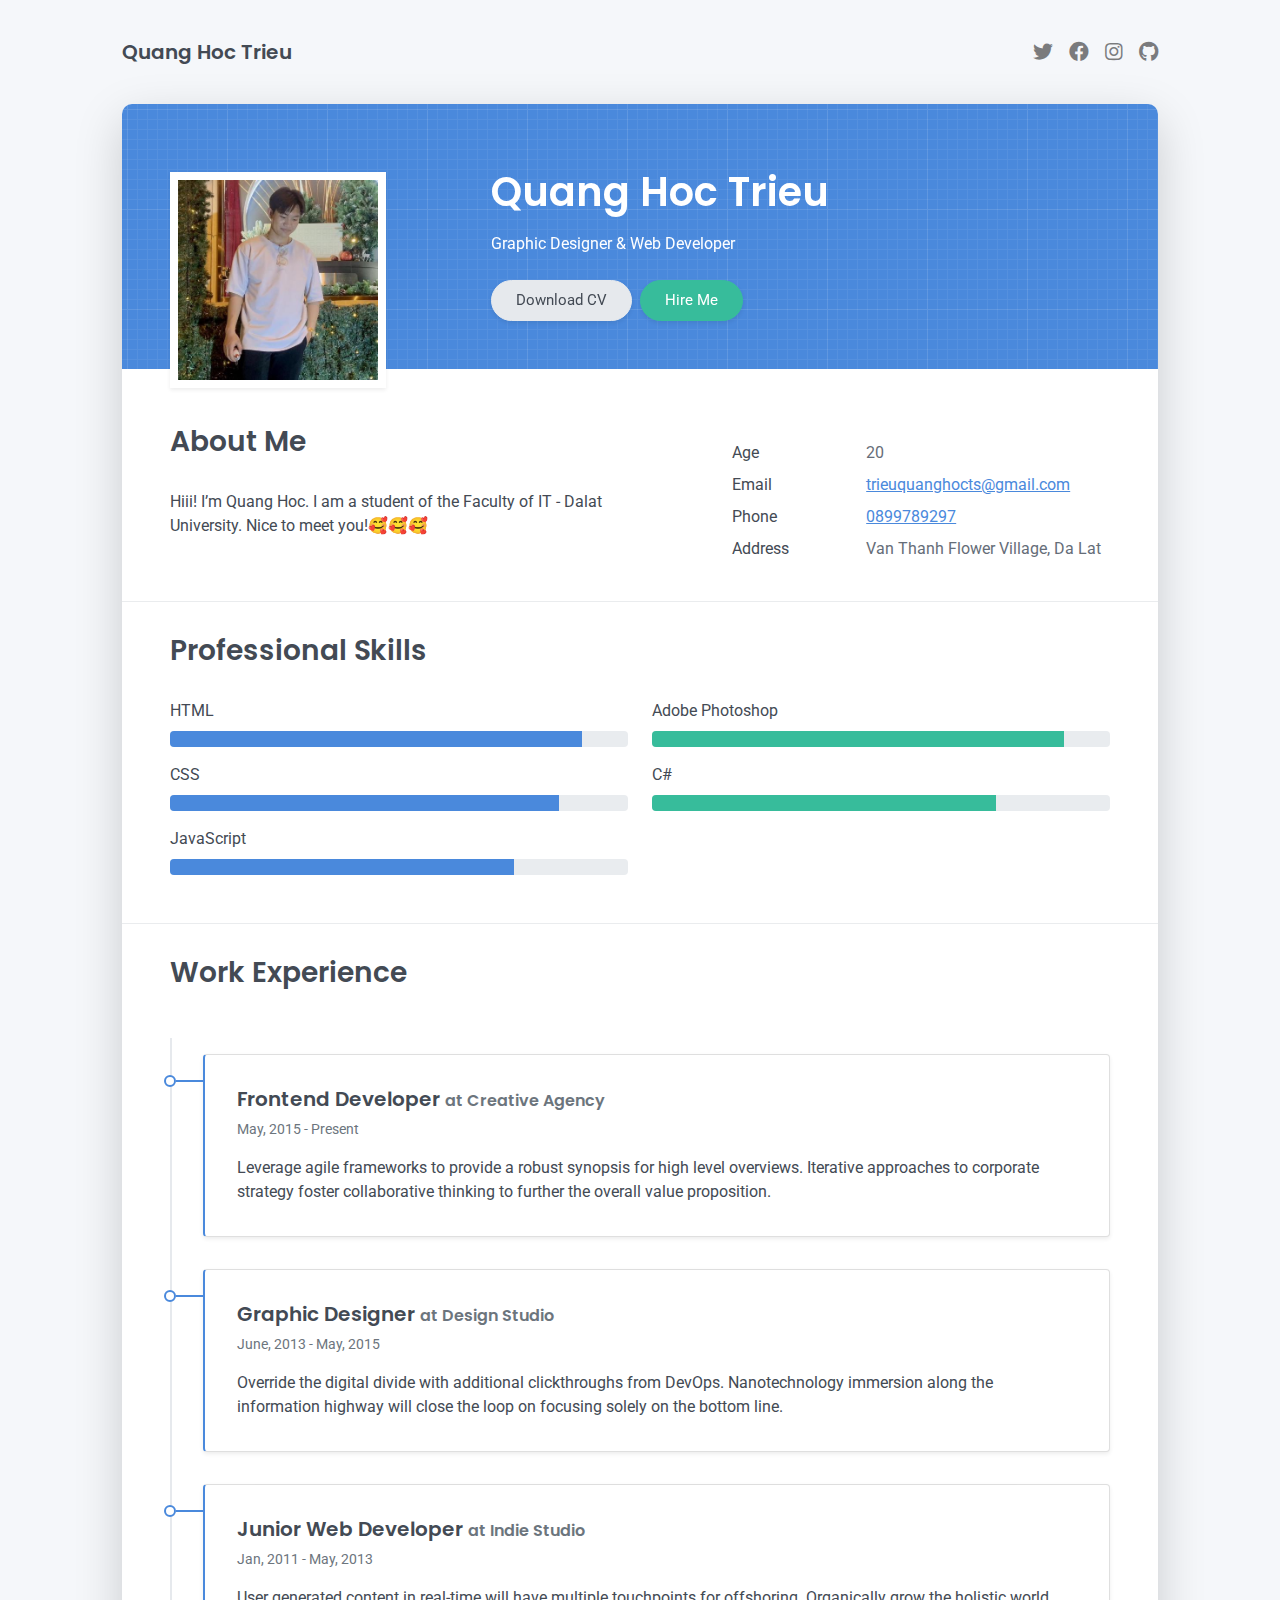
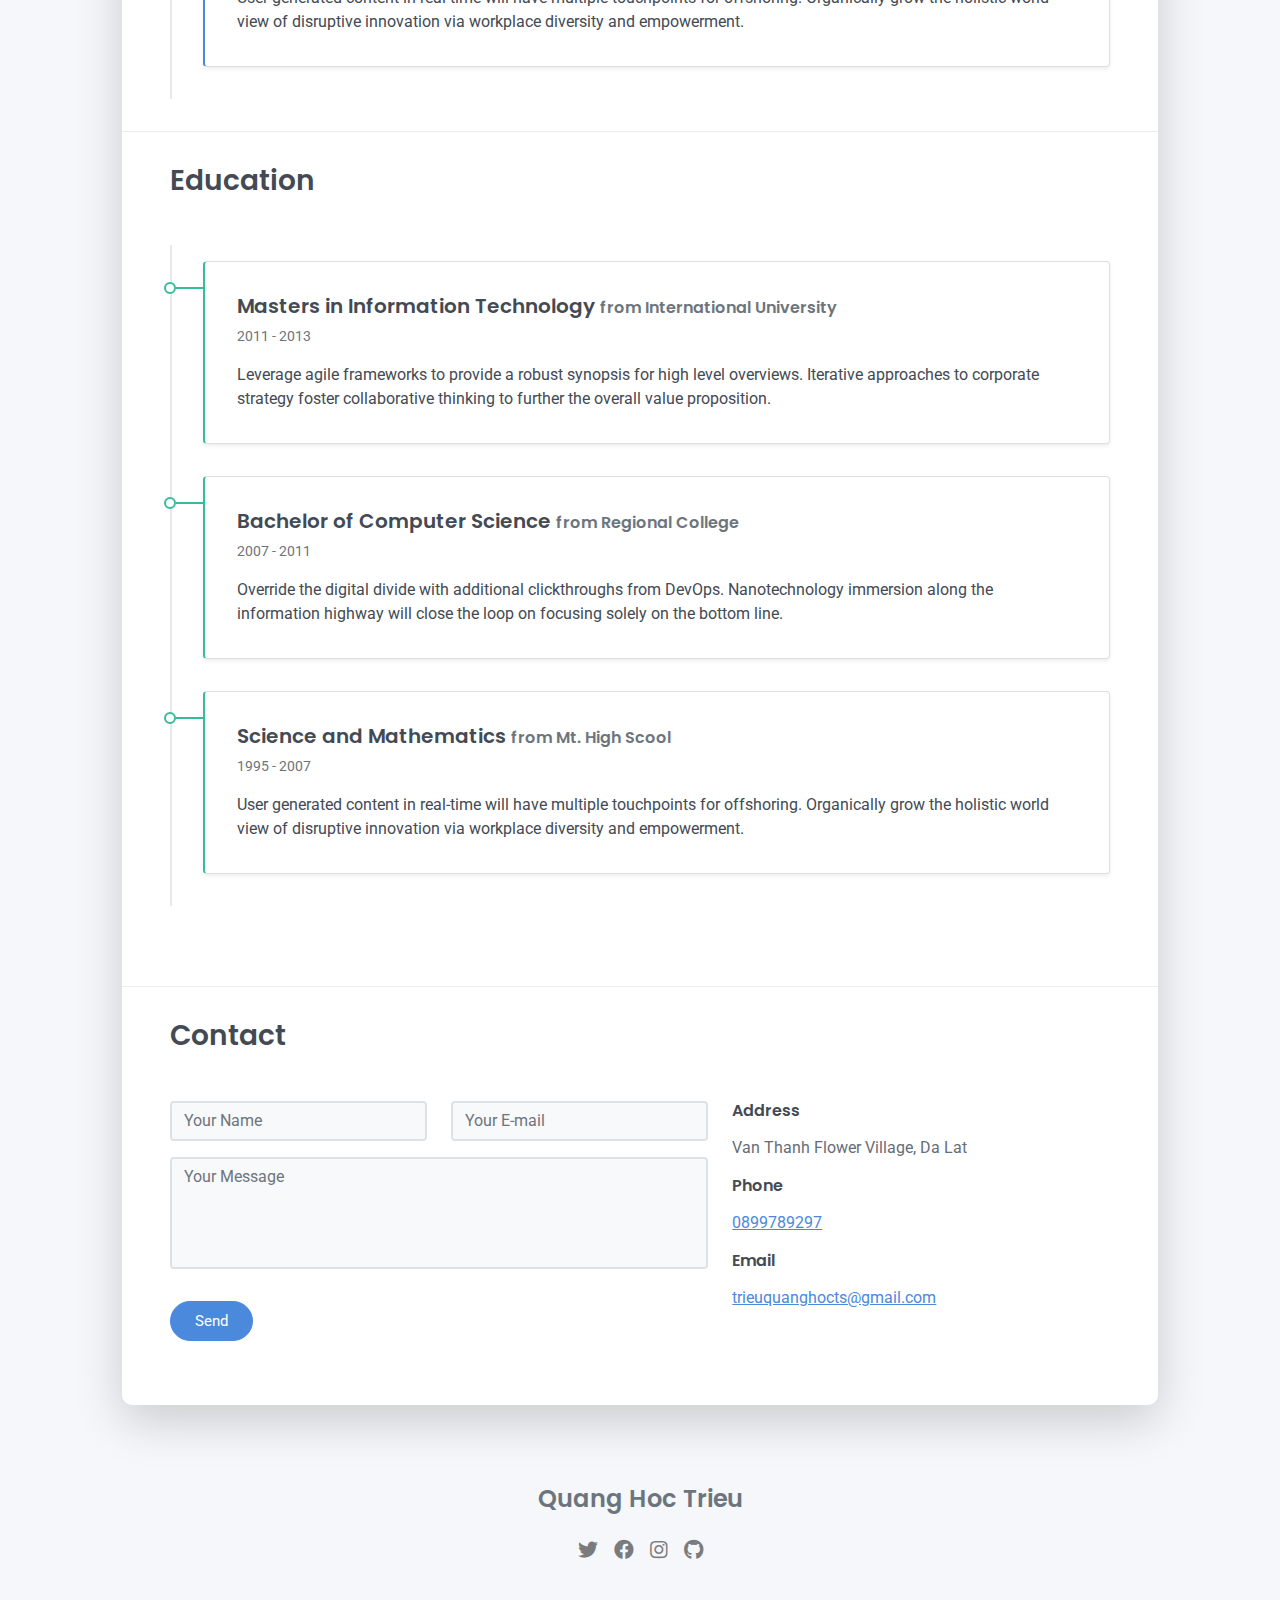
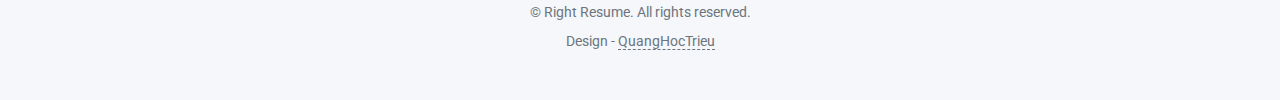
<file: index.html>
<!DOCTYPE html>
<html lang="en-US">
  <head>
    <meta charset="UTF-8">
    <meta http-equiv="X-UA-Compatible" content="IE=edge">
    <meta name="viewport" content="width=device-width, initial-scale=1">
    <title>Quang Hoc's CV</title>
    <link rel="preconnect" href="https://fonts.gstatic.com" crossorigin="crossorigin"/>
    <link rel="preload" as="style" href="https://fonts.googleapis.com/css2?family=Poppins:wght@600&amp;family=Roboto:wght@300;400;500;700&amp;display=swap"/>
    <link rel="stylesheet" href="https://fonts.googleapis.com/css2?family=Poppins:wght@600&amp;family=Roboto:wght@300;400;500;700&amp;display=swap" media="print" onload="this.media='all'"/>
    <noscript>
      <link rel="stylesheet" href="https://fonts.googleapis.com/css2?family=Poppins:wght@600&amp;family=Roboto:wght@300;400;500;700&amp;display=swap"/>
    </noscript>
    <link href="css/font-awesome/css/all.min.css?ver=1.2.0" rel="stylesheet">
    <link href="css/bootstrap.min.css?ver=1.2.0" rel="stylesheet">
    <link href="css/aos.css?ver=1.2.0" rel="stylesheet">
    <link href="css/main.css?ver=1.2.0" rel="stylesheet">
    <noscript>
      <style type="text/css">
        [data-aos] {
            opacity: 1 !important;
            transform: translate(0) scale(1) !important;
        }
      </style>
    </noscript>
    <link rel="icon" href="icon.png" type="image/x-icon">
  </head>
  <body id="top">
    <header class="d-print-none">
      <div class="container text-center text-lg-left">
        <div class="py-3 clearfix">
          <h1 class="site-title mb-0">Quang Hoc Trieu</h1>
          <div class="site-nav">
            <nav role="navigation">
              <ul class="nav justify-content-center">
                <li class="nav-item"><a class="nav-link" href="https://www.tiktok.com/@hocquang" title="Twitter"><i class="fab fa-twitter"></i><span class="menu-title sr-only">Twitter</span></a>
                </li>
                <li class="nav-item"><a class="nav-link" href="https://www.facebook.com/wanghoctrieu" title="Facebook"><i class="fab fa-facebook"></i><span class="menu-title sr-only">Facebook</span></a>
                </li>
                <li class="nav-item"><a class="nav-link" href="https://www.instagram.com/_wang.hoc_" title="Instagram"><i class="fab fa-instagram"></i><span class="menu-title sr-only">Instagram</span></a>
                </li>
                <li class="nav-item"><a class="nav-link" href="https://github.com/wanghoc" title="Github"><i class="fab fa-github"></i><span class="menu-title sr-only">Github</span></a>
                </li>
              </ul>
            </nav>
          </div>
        </div>
      </div>
    </header>
    <div class="page-content">
      <div class="container">
<div class="cover shadow-lg bg-white">
  <div class="cover-bg p-3 p-lg-4 text-white">
    <div class="row">
      <div class="col-lg-4 col-md-5">
        <div class="avatar hover-effect bg-white shadow-sm p-1"><img src="images/avatar.jpg" width="200" height="200"/></div>
      </div>
      <div class="col-lg-8 col-md-7 text-center text-md-start">
        <h2 class="h1 mt-2" data-aos="fade-left" data-aos-delay="0">Quang Hoc Trieu</h2>
        <p data-aos="fade-left" data-aos-delay="100">Graphic Designer & Web Developer</p>
        <div class="d-print-none" data-aos="fade-left" data-aos-delay="200"><a class="btn btn-light text-dark shadow-sm mt-1 me-1" href="CV.pdf" download="CV.pdf" target="_blank">Download CV</a><a class="btn btn-success shadow-sm mt-1" href="#contact">Hire Me</a></div>
      </div>
    </div>
  </div>
  <div class="about-section pt-4 px-3 px-lg-4 mt-1">
    <div class="row">
      <div class="col-md-6">
        <h2 class="h3 mb-3">About Me</h2>
        <p>Hiii! I’m Quang Hoc. I am a student of the Faculty of IT - Dalat University. Nice to meet you!🥰🥰🥰</p>
      </div>
      <div class="col-md-5 offset-md-1">
        <div class="row mt-2">
          <div class="col-sm-4">
            <div class="pb-1">Age</div>
          </div>
          <div class="col-sm-8">
            <div class="pb-1 text-secondary">20</div>
          </div>
          <div class="col-sm-4">
            <div class="pb-1">Email</div>
          </div>
          <div class="col-sm-8">
            <div class="pb-1 text-secondary"><a href="mailto: trieuquanghocts@gmail.com">trieuquanghocts@gmail.com</a></div>
          </div>
          <div class="col-sm-4">
            <div class="pb-1">Phone</div>
          </div>
          <div class="col-sm-8">
            <div class="pb-1 text-secondary"><a href="tel:  0899789297">0899789297</a></div>
          </div>
          <div class="col-sm-4">
            <div class="pb-1">Address</div>
          </div>
          <div class="col-sm-8">
            <div class="pb-1 text-secondary">Van Thanh Flower Village, Da Lat</div>
          </div>
        </div>
      </div>
    </div>
  </div>
  <hr class="d-print-none"/>
  <div class="skills-section px-3 px-lg-4">
    <h2 class="h3 mb-3">Professional Skills</h2>
    <div class="row">
      <div class="col-md-6">
        <div class="mb-2"><span>HTML</span>
          <div class="progress my-1">
            <div class="progress-bar bg-primary" role="progressbar" data-aos="zoom-in-right" data-aos-delay="100" data-aos-anchor=".skills-section" style="width: 90%" aria-valuenow="90" aria-valuemin="0" aria-valuemax="100"></div>
          </div>
        </div>
        <div class="mb-2"><span>CSS</span>
          <div class="progress my-1">
            <div class="progress-bar bg-primary" role="progressbar" data-aos="zoom-in-right" data-aos-delay="200" data-aos-anchor=".skills-section" style="width: 85%" aria-valuenow="85" aria-valuemin="0" aria-valuemax="100"></div>
          </div>
        </div>
        <div class="mb-2"><span>JavaScript</span>
          <div class="progress my-1">
            <div class="progress-bar bg-primary" role="progressbar" data-aos="zoom-in-right" data-aos-delay="300" data-aos-anchor=".skills-section" style="width: 75%" aria-valuenow="75" aria-valuemin="0" aria-valuemax="100"></div>
          </div>
        </div>
      </div>
      <div class="col-md-6">
        <div class="mb-2"><span>Adobe Photoshop</span>
          <div class="progress my-1">
            <div class="progress-bar bg-success" role="progressbar" data-aos="zoom-in-right" data-aos-delay="400" data-aos-anchor=".skills-section" style="width: 90%" aria-valuenow="90" aria-valuemin="0" aria-valuemax="100"></div>
          </div>
        </div>
        <div class="mb-2"><span>C#</span>
          <div class="progress my-1">
            <div class="progress-bar bg-success" role="progressbar" data-aos="zoom-in-right" data-aos-delay="600" data-aos-anchor=".skills-section" style="width: 75%" aria-valuenow="75" aria-valuemin="0" aria-valuemax="100"></div>
          </div>
        </div>
      </div>
    </div>
  </div>
  <hr class="d-print-none"/>
  <div class="work-experience-section px-3 px-lg-4">
    <h2 class="h3 mb-4">Work Experience</h2>
    <div class="timeline">
      <div class="timeline-card timeline-card-primary card shadow-sm">
        <div class="card-body">
          <div class="h5 mb-1">Frontend Developer <span class="text-muted h6">at Creative Agency</span></div>
          <div class="text-muted text-small mb-2">May, 2015 - Present</div>
          <div>Leverage agile frameworks to provide a robust synopsis for high level overviews. Iterative approaches to corporate strategy foster collaborative thinking to further the overall value proposition.</div>
        </div>
      </div>
      <div class="timeline-card timeline-card-primary card shadow-sm">
        <div class="card-body">
          <div class="h5 mb-1">Graphic Designer <span class="text-muted h6">at Design Studio</span></div>
          <div class="text-muted text-small mb-2">June, 2013 - May, 2015</div>
          <div>Override the digital divide with additional clickthroughs from DevOps. Nanotechnology immersion along the information highway will close the loop on focusing solely on the bottom line.</div>
        </div>
      </div>
      <div class="timeline-card timeline-card-primary card shadow-sm">
        <div class="card-body">
          <div class="h5 mb-1">Junior Web Developer <span class="text-muted h6">at Indie Studio</span></div>
          <div class="text-muted text-small mb-2">Jan, 2011 - May, 2013</div>
          <div>User generated content in real-time will have multiple touchpoints for offshoring. Organically grow the holistic world view of disruptive innovation via workplace diversity and empowerment.</div>
        </div>
      </div>
    </div>
  </div>
  <hr class="d-print-none"/>
  <div class="page-break"></div>
  <div class="education-section px-3 px-lg-4 pb-4">
    <h2 class="h3 mb-4">Education</h2>
    <div class="timeline">
      <div class="timeline-card timeline-card-success card shadow-sm">
        <div class="card-body">
          <div class="h5 mb-1">Masters in Information Technology <span class="text-muted h6">from International University</span></div>
          <div class="text-muted text-small mb-2">2011 - 2013</div>
          <div>Leverage agile frameworks to provide a robust synopsis for high level overviews. Iterative approaches to corporate strategy foster collaborative thinking to further the overall value proposition.</div>
        </div>
      </div>
      <div class="timeline-card timeline-card-success card shadow-sm">
        <div class="card-body">
          <div class="h5 mb-1">Bachelor of Computer Science <span class="text-muted h6">from Regional College</span></div>
          <div class="text-muted text-small mb-2">2007 - 2011</div>
          <div>Override the digital divide with additional clickthroughs from DevOps. Nanotechnology immersion along the information highway will close the loop on focusing solely on the bottom line.</div>
        </div>
      </div>
      <div class="timeline-card timeline-card-success card shadow-sm">
        <div class="card-body">
          <div class="h5 mb-1">Science and Mathematics <span class="text-muted h6">from Mt. High Scool</span></div>
          <div class="text-muted text-small mb-2">1995 - 2007</div>
          <div>User generated content in real-time will have multiple touchpoints for offshoring. Organically grow the holistic world view of disruptive innovation via workplace diversity and empowerment.</div>
        </div>
      </div>
    </div>
  </div>
  <hr class="d-print-none"/>
  <div class="contant-section px-3 px-lg-4 pb-4" id="contact">
    <h2 class="h3 text mb-3">Contact</h2>
    <div class="row">
      <div class="col-md-7 d-print-none">
        <div class="my-2"><form action="https://formspree.io/your@email.com"
    method="POST">
  <div class="row">
    <div class="col-6">
      <input class="form-control" type="text" id="name" name="name" placeholder="Your Name" required>
    </div>
    <div class="col-6">
      <input class="form-control" type="email" id="email" name="_replyto" placeholder="Your E-mail" required>
    </div>
  </div>
  <div class="form-group my-2">
    <textarea class="form-control" style="resize: none;" id="message" name="message" rows="4"  placeholder="Your Message" required></textarea>
  </div>
  <button class="btn btn-primary mt-2" type="submit">Send</button>
</form>
        </div>
      </div>
      <div class="col">
        <div class="mt-2">
          <h3 class="h6">Address</h3>
          <div class="pb-2 text-secondary">Van Thanh Flower Village, Da Lat</div>
          <h3 class="h6">Phone</h3>
          <div class="pb-2 text-secondary"><a href="tel: 0899789297">0899789297</a></div>
          <h3 class="h6">Email</h3>
          <div class="pb-2 text-secondary"><a href="mailto:trieuquanghocts@gmail.com">trieuquanghocts@gmail.com</a></div>
        </div>
      </div>
      <div class="col d-none d-print-block">
        <div class="mt-2">
          <div>
            <div class="mb-2">
              <div class="text-dark"><i class="fab fa-twitter mr-1"></i><span>https://www.tiktok.com/@hocquang</span>
              </div>
            </div>
            <div class="mb-2">
              <div class="text-dark"><i class="fab fa-facebook mr-1"></i><span>https://www.facebook.com/wanghoctrieu</span>
              </div>
            </div>
            <div class="mb-2">
              <div class="text-dark"><i class="fab fa-instagram mr-1"></i><span>https://www.instagram.com/_wang.hoc_</span>
              </div>
            </div>
            <div class="mb-2">
              <div class="text-dark"><i class="fab fa-github mr-1"></i><span>https://github.com/wanghoc</span>
              </div>
            </div>
          </div>
        </div>
      </div>
    </div>
  </div>
</div></div>
    </div>
    <footer class="pt-4 pb-4 text-muted text-center d-print-none">
      <div class="container">
        <div class="my-3">
          <div class="h4">Quang Hoc Trieu</div>
          <div class="footer-nav">
            <nav role="navigation">
              <ul class="nav justify-content-center">
                <li class="nav-item"><a class="nav-link" href="https://www.tiktok.com/@hocquang" title="Twitter"><i class="fab fa-twitter"></i><span class="menu-title sr-only">Twitter</span></a>
                </li>
                <li class="nav-item"><a class="nav-link" href="https://www.facebook.com/wanghoctrieu" title="Facebook"><i class="fab fa-facebook"></i><span class="menu-title sr-only">Facebook</span></a>
                </li>
                <li class="nav-item"><a class="nav-link" href="https://www.instagram.com/_wang.hoc_" title="Instagram"><i class="fab fa-instagram"></i><span class="menu-title sr-only">Instagram</span></a>
                </li>
                <li class="nav-item"><a class="nav-link" href="https://github.com/wanghoc" title="Github"><i class="fab fa-github"></i><span class="menu-title sr-only">Github</span></a>
                </li>
              </ul>
            </nav>
          </div>
        </div>
        <div class="text-small">
          <div class="mb-1">&copy; Right Resume. All rights reserved.</div>
          <div>Design - <a href="https://www.facebook.com/wanghoctrieu/" target="_blank">QuangHocTrieu</a></div>
        </div>
      </div>
    </footer>
    <script src="scripts/bootstrap.bundle.min.js?ver=1.2.0"></script>
    <script src="scripts/aos.js?ver=1.2.0"></script>
    <script src="scripts/main.js?ver=1.2.0"></script>
  </body>
</html>
</file>
<file: css/main.css>
/* Buttons */
/* Inputs */
/* Timeline custom component */
.timeline {
  border-left: 2px solid #E6E9ED;
  padding: 1rem 0; }

.timeline-card {
  position: relative;
  margin-left: 31px;
  border-left: 2px solid;
  margin-bottom: 2rem; }

.timeline-card:last-child {
  margin-bottom: 1rem; }

.timeline-card:before {
  content: '';
  display: inline-block;
  position: absolute;
  background-color: #fff;
  border-radius: 10px;
  width: 12px;
  height: 12px;
  top: 20px;
  left: -41px;
  border: 2px solid;
  z-index: 2; }

.timeline-card:after {
  content: '';
  display: inline-block;
  position: absolute;
  background-color: currentColor;
  width: 29px;
  height: 2px;
  top: 25px;
  left: -29px;
  z-index: 1; }

.timeline-card-primary {
  border-left-color: #4A89DC; }

.timeline-card-primary:before {
  border-color: #4A89DC; }

.timeline-card-primary:after {
  background-color: #4A89DC; }

.timeline-card-success {
  border-left-color: #37BC9B; }

.timeline-card-success:before {
  border-color: #37BC9B; }

.timeline-card-success:after {
  background-color: #37BC9B; }

html {
  scroll-behavior: smooth; }

.site-title {
  font-size: 1.25rem;
  line-height: 2.5rem; }

.nav-link {
  padding: 0;
  font-size: 1.25rem;
  line-height: 2.5rem;
  color: rgba(0, 0, 0, 0.5); }

.nav-link:hover,
.nav-link:focus,
.active .nav-link {
  color: rgba(0, 0, 0, 0.8); }

.nav-item + .nav-item {
  margin-left: 1rem; }

.cover {
  border-radius: 10px; }

.cover-bg {
  background-color: #4A89DC;
  background-image: url("data:image/svg+xml,%3Csvg xmlns='http://www.w3.org/2000/svg' width='100' height='100' viewBox='0 0 100 100'%3E%3Cg fill-rule='evenodd'%3E%3Cg fill='%23ffffff' fill-opacity='0.12'%3E%3Cpath opacity='.5' d='M96 [base64] 0v-9h-9v9h9zm-10 0v-9h-9v9h9zm-10 0v-9h-9v9h9zm-10 0v-9h-9v9h9zm-10 0v-9h-9v9h9zm-10 0v-9h-9v9h9zm-10 0v-9h-9v9h9zm-10 0v-9h-9v9h9zm-9-10h9v-9h-9v9zm10 0h9v-9h-9v9zm10 0h9v-9h-9v9zm10 0h9v-9h-9v9zm10 0h9v-9h-9v9zm10 0h9v-9h-9v9zm10 0h9v-9h-9v9zm10 0h9v-9h-9v9zm9-10v-9h-9v9h9zm-10 0v-9h-9v9h9zm-10 0v-9h-9v9h9zm-10 0v-9h-9v9h9zm-10 0v-9h-9v9h9zm-10 0v-9h-9v9h9zm-10 0v-9h-9v9h9zm-10 0v-9h-9v9h9zm-9-10h9v-9h-9v9zm10 0h9v-9h-9v9zm10 0h9v-9h-9v9zm10 0h9v-9h-9v9zm10 0h9v-9h-9v9zm10 0h9v-9h-9v9zm10 0h9v-9h-9v9zm10 0h9v-9h-9v9zm9-10v-9h-9v9h9zm-10 0v-9h-9v9h9zm-10 0v-9h-9v9h9zm-10 0v-9h-9v9h9zm-10 0v-9h-9v9h9zm-10 0v-9h-9v9h9zm-10 0v-9h-9v9h9zm-10 0v-9h-9v9h9zm-9-10h9v-9h-9v9zm10 0h9v-9h-9v9zm10 0h9v-9h-9v9zm10 0h9v-9h-9v9zm10 0h9v-9h-9v9zm10 0h9v-9h-9v9zm10 0h9v-9h-9v9zm10 0h9v-9h-9v9zm9-10v-9h-9v9h9zm-10 0v-9h-9v9h9zm-10 0v-9h-9v9h9zm-10 0v-9h-9v9h9zm-10 0v-9h-9v9h9zm-10 0v-9h-9v9h9zm-10 0v-9h-9v9h9zm-10 0v-9h-9v9h9zm-9-10h9v-9h-9v9zm10 0h9v-9h-9v9zm10 0h9v-9h-9v9zm10 0h9v-9h-9v9zm10 0h9v-9h-9v9zm10 0h9v-9h-9v9zm10 0h9v-9h-9v9zm10 0h9v-9h-9v9z'/%3E%3Cpath d='M6 5V0H5v5H0v1h5v94h1V6h94V5H6z'/%3E%3C/g%3E%3C/g%3E%3C/svg%3E");
  border-radius: 10px 10px 0 0; }

.avatar {
  max-width: 216px;
  max-height: 216px;
  margin-top: 20px;
  text-align: center;
  margin-left: auto;
  margin-right: auto; }


footer a:not(.nav-link) {
  color: inherit;
  border-bottom: 1px dashed;
  text-decoration: none;
  cursor: pointer; }

@media (min-width: 48em) {
  .site-title {
    float: left; }
  .site-nav {
    float: right; }
  .avatar {
    margin-bottom: -80px;
    margin-left: 0; } }

@media print {
  body {
    background-color: #fff; }
  .container {
    width: auto;
    max-width: 100%;
    padding: 0; }
  .cover, .cover-bg {
    border-radius: 0; }
  .cover.shadow-lg {
    box-shadow: none !important; }
  .cover-bg {
    padding: 5rem !important;
    padding-bottom: 10px !important; }
  .avatar {
    margin-top: -10px; }
  .about-section {
    padding: 6.5rem 5rem 2rem !important; }
  .skills-section,
  .work-experience-section,
  .education-section,
  .contant-section {
    padding: 1.5rem 5rem 2rem !important; }
  .page-break {
    padding-top: 5rem;
    page-break-before: always; } }
</file>
